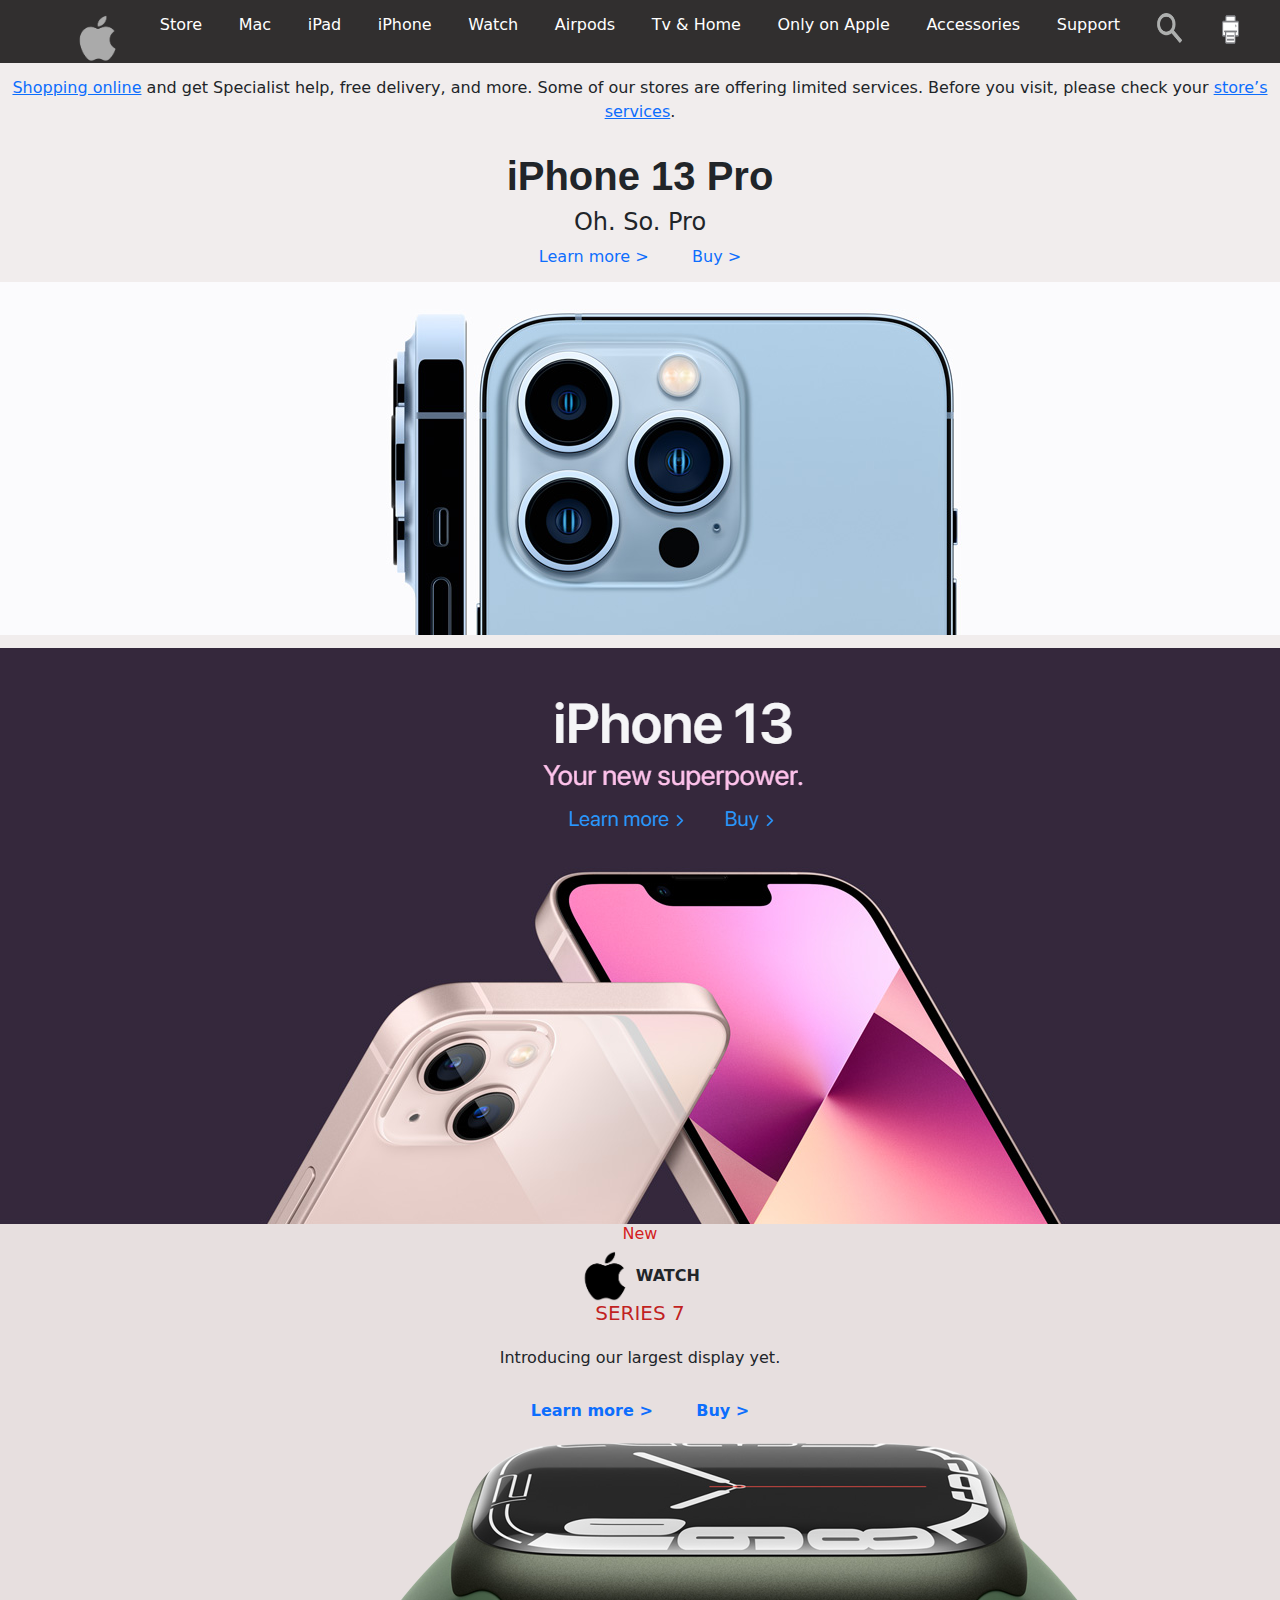
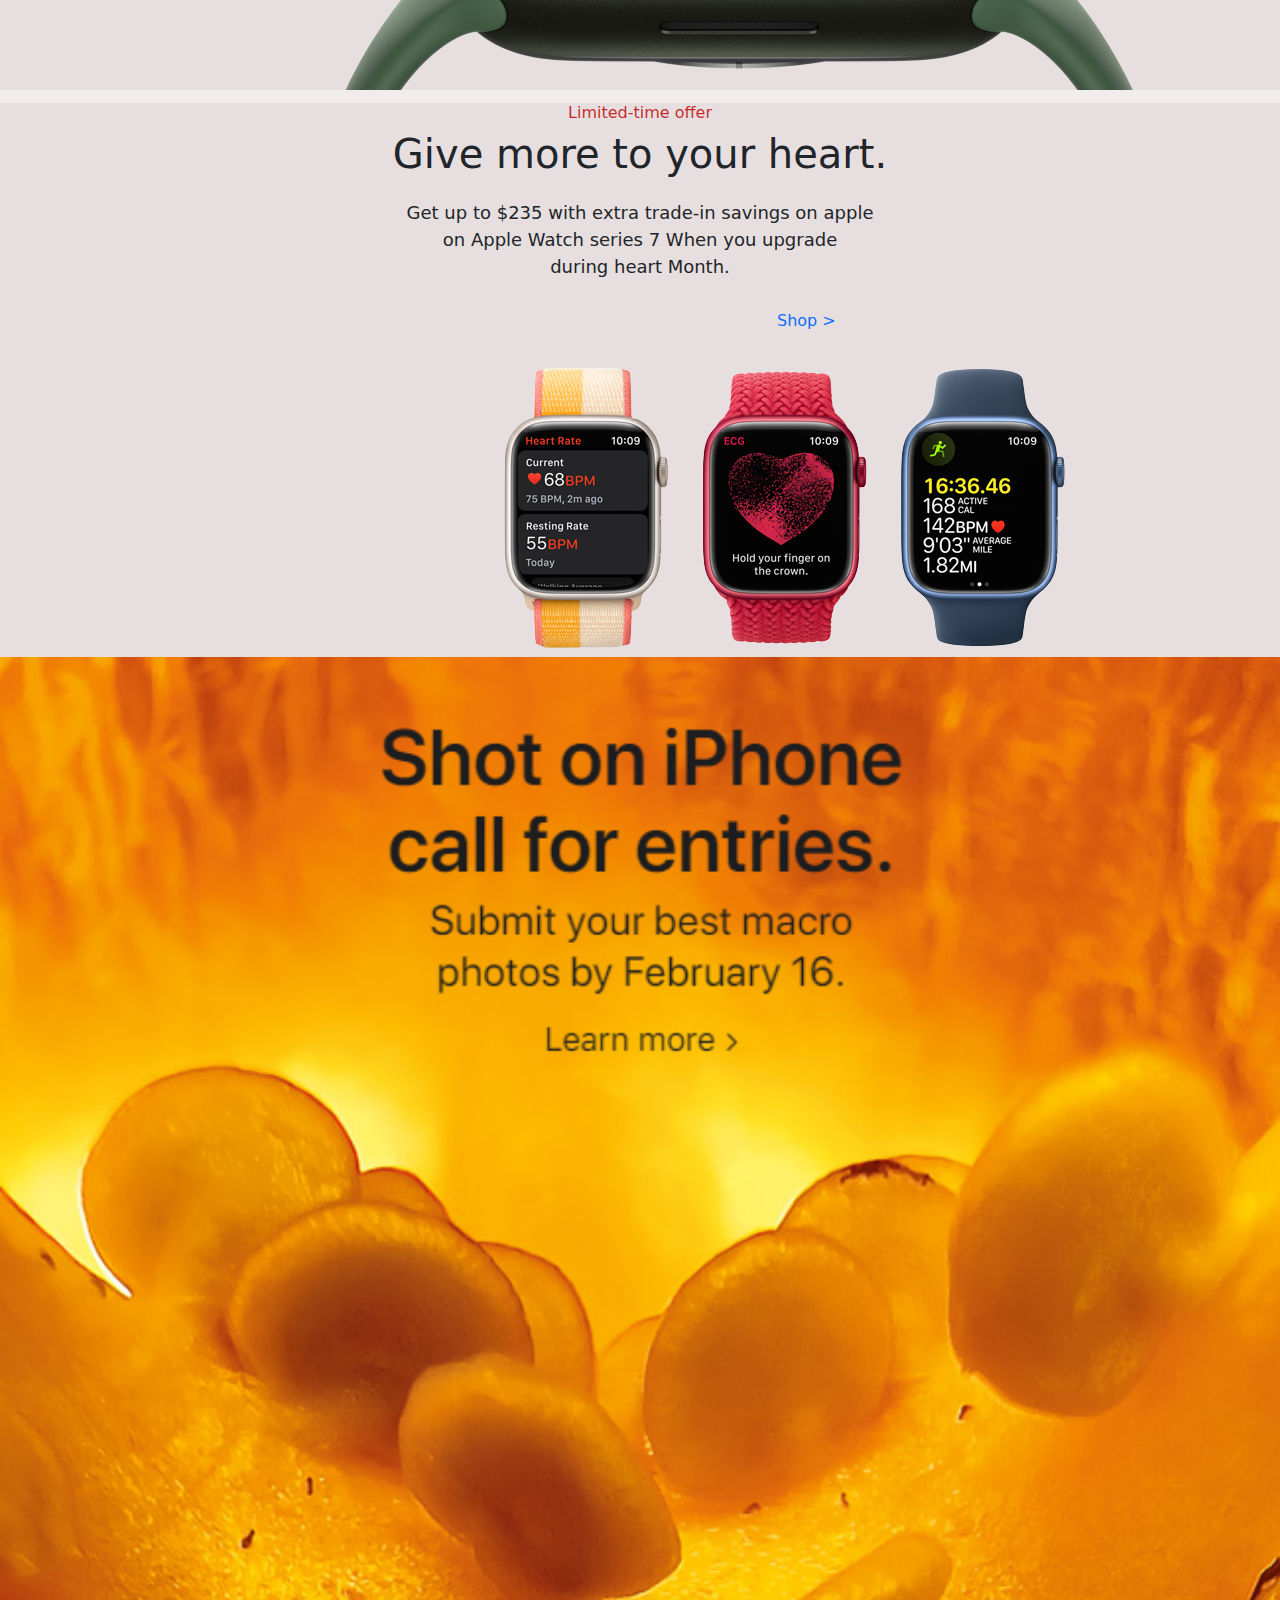
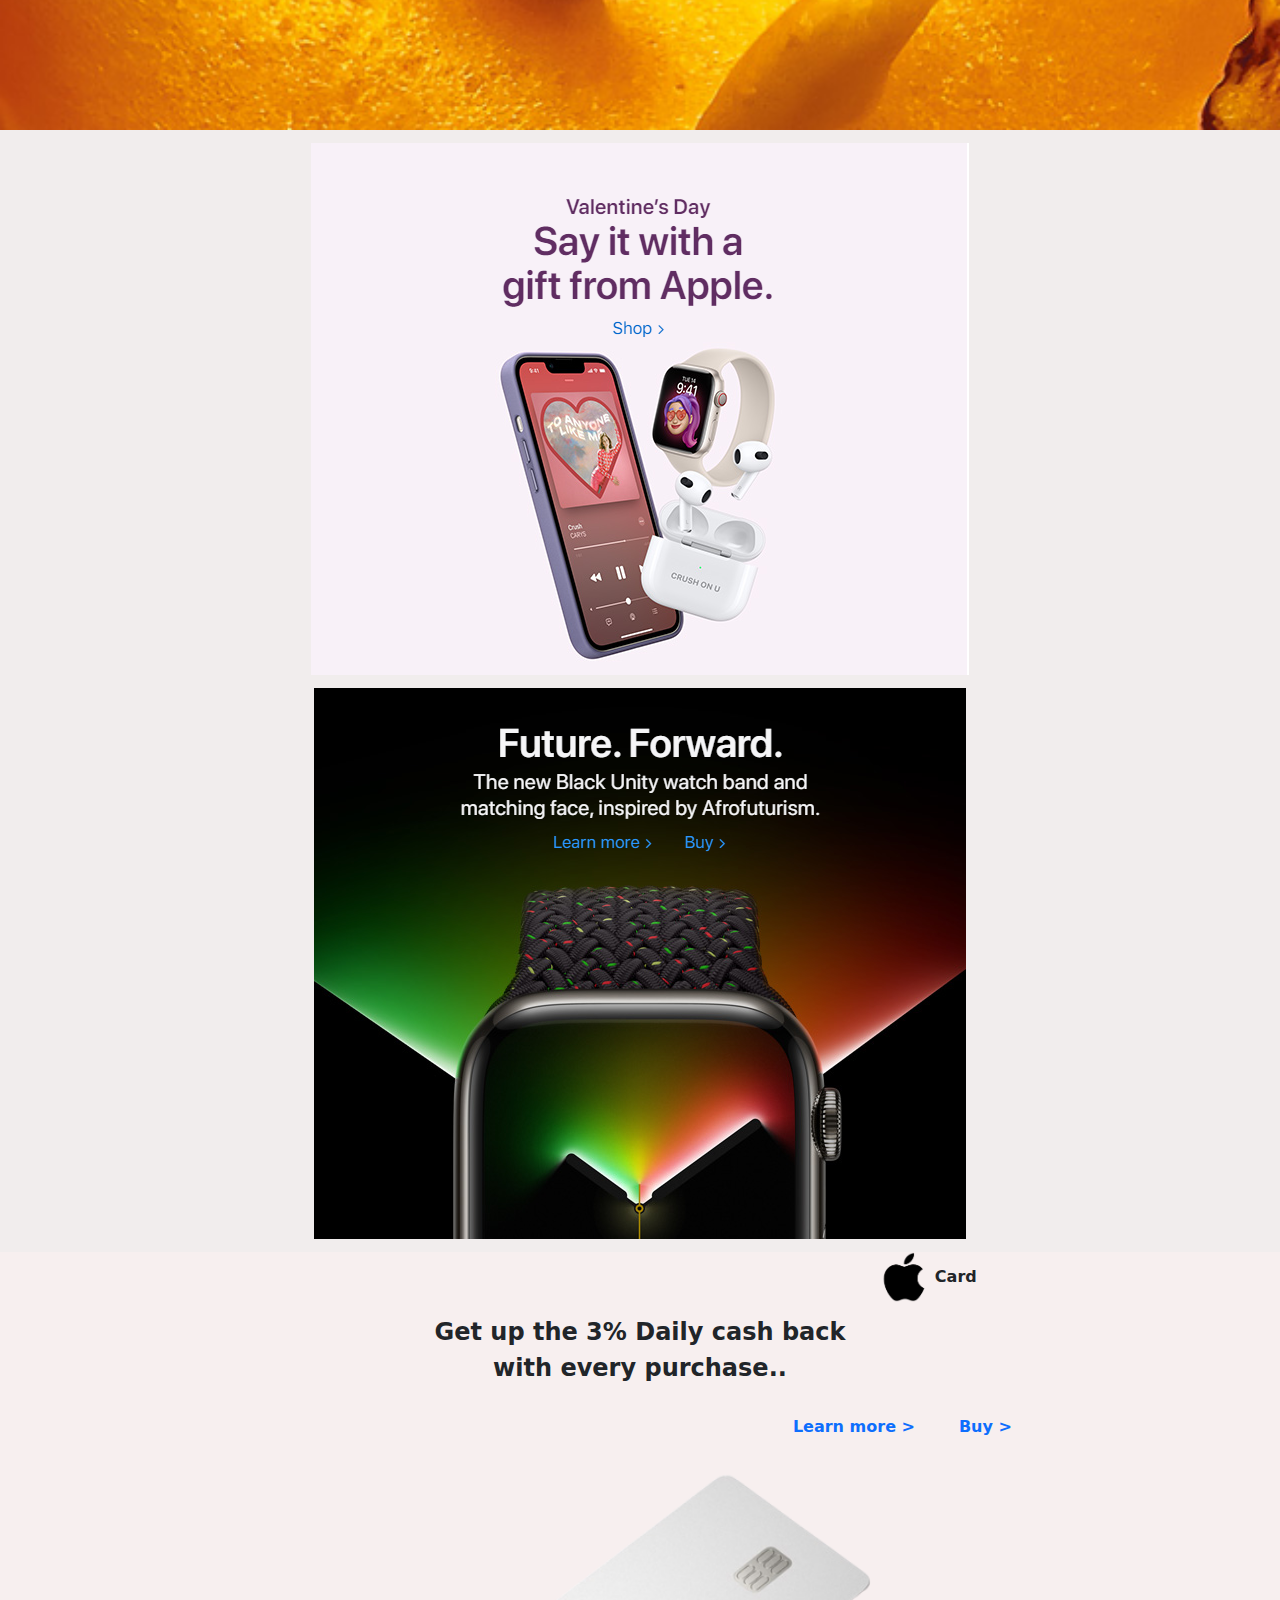
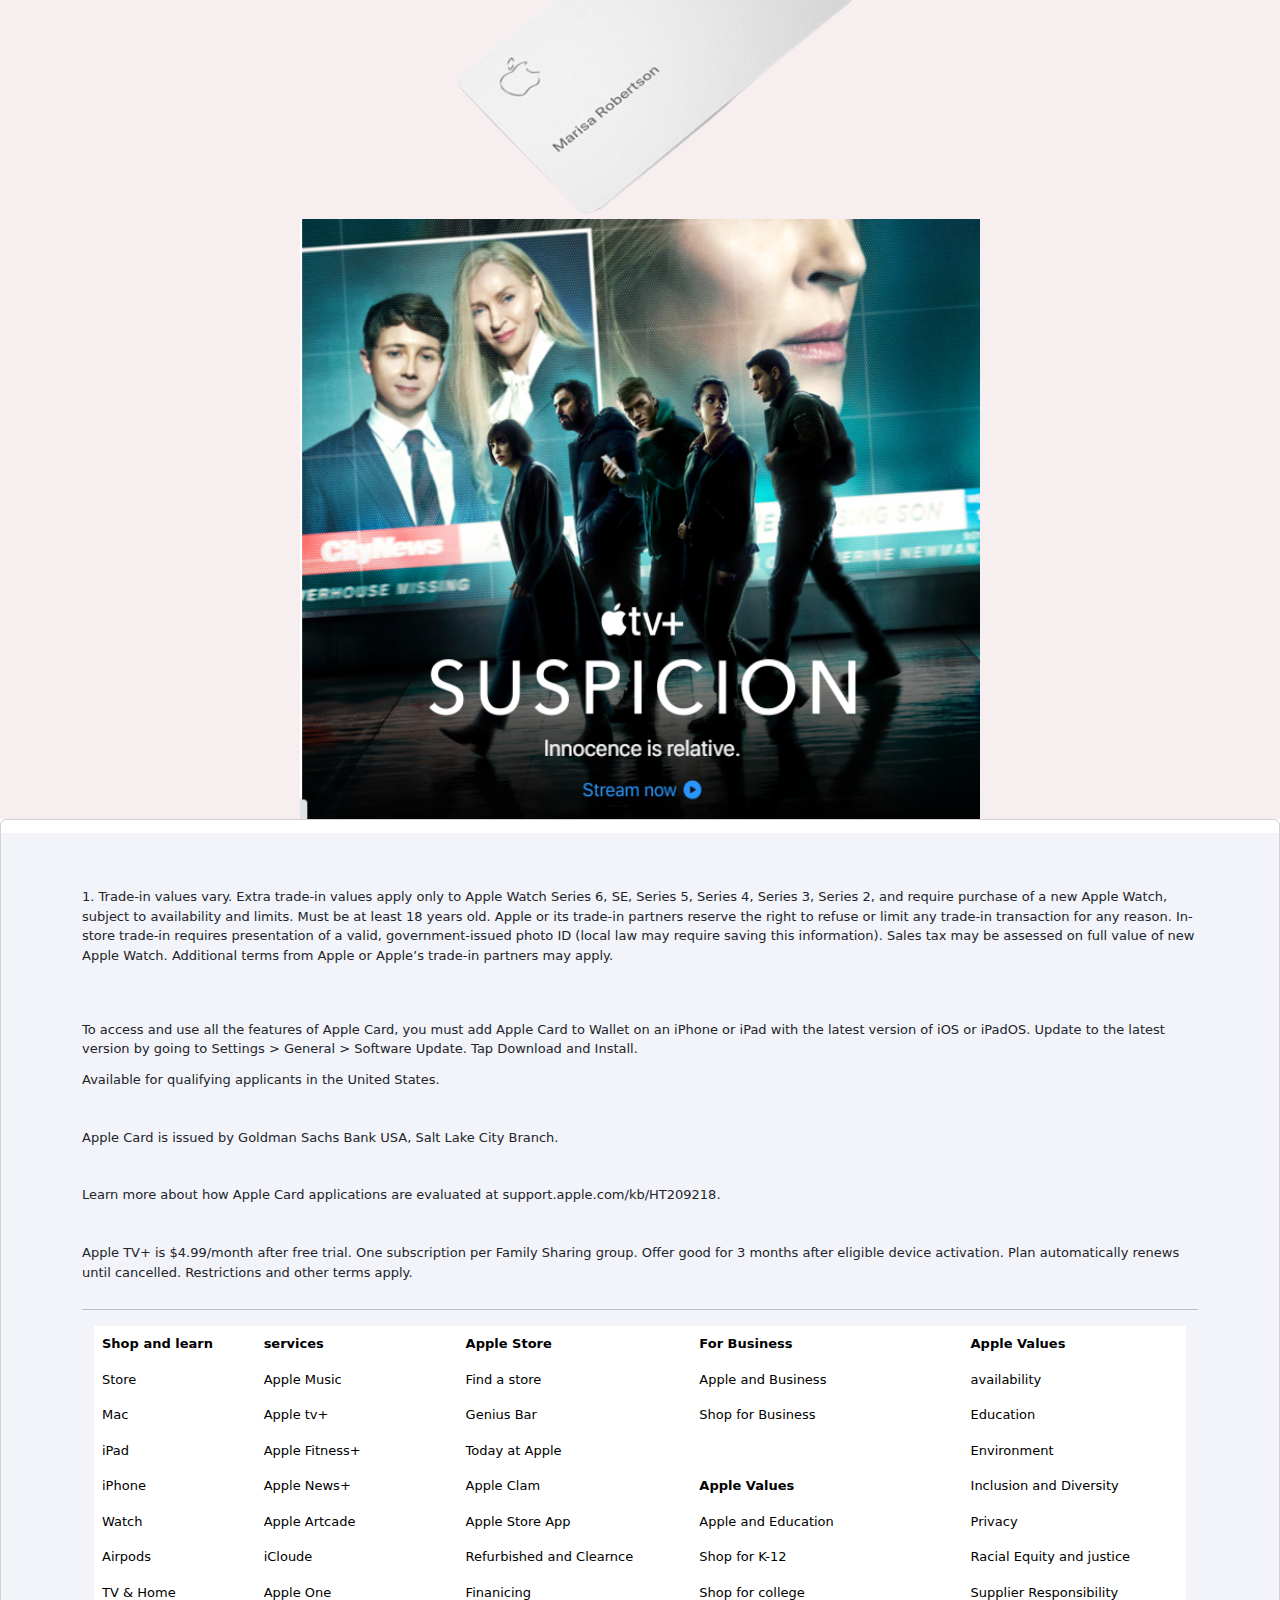
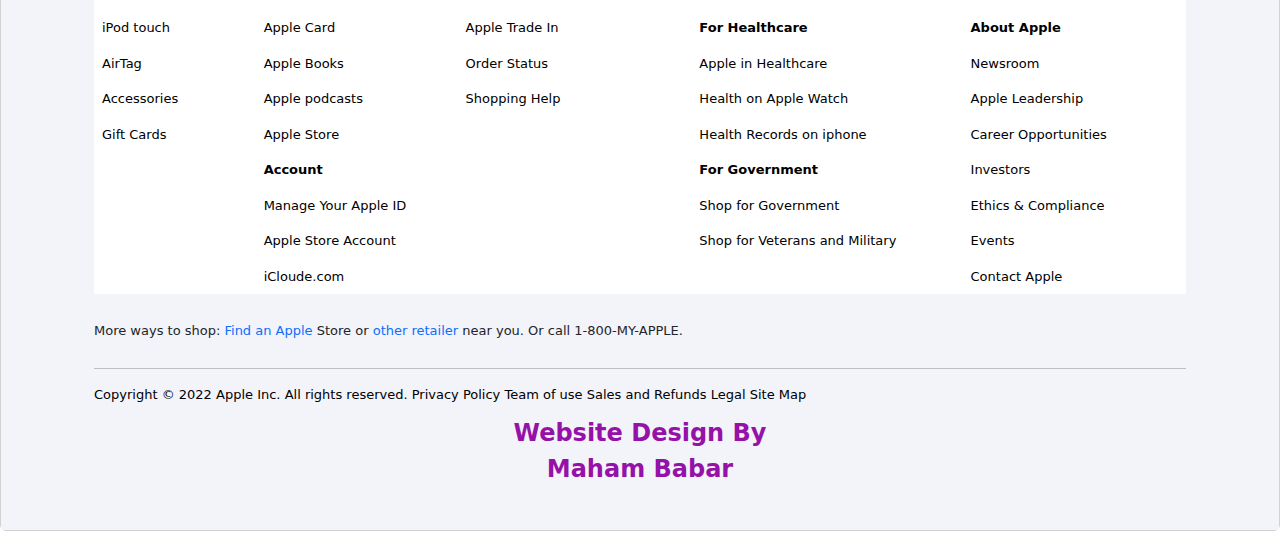
<file: index.html>
<!DOCTYPE html>
<html lang="en">
<head>
    <meta charset="UTF-8">
    <meta http-equiv="X-UA-Compatible" content="IE=edge">
    <meta name="viewport" content="width=device-width, initial-scale=1.0">
    <link href="https://cdn.jsdelivr.net/npm/bootstrap@5.1.3/dist/css/bootstrap.min.css" rel="stylesheet">
    <script src="https://cdn.jsdelivr.net/npm/bootstrap@5.1.3/dist/js/bootstrap.bundle.min.js"></script>
    <link rel="stylesheet" href="style.css">
    <title>apple</title>
</head>
<body>
    <nav>
        <div  class="d-flex justify-content-evenly">
          <div class="hover"></div>
            <img src="./images/apple logo.png" width="50px" alt="">
            <a style="color: white; text-decoration: none;" href="">Store</a>
            <a style="color: white; text-decoration: none;" href="">Mac</a>
            <a style="color: white; text-decoration: none;" href="">iPad</a>
            <a style="color: white; text-decoration: none;" href="">iPhone</a>
            <a style="color: white; text-decoration: none;" href="">Watch</a>
            <a style="color: white; text-decoration: none;" href="">Airpods</a>
            <a style="color: white; text-decoration: none;" href="">Tv & Home</a>
            <a style="color: white;text-decoration: none;" href="">Only on Apple</a>
            <a style="color: white;text-decoration: none;" href="">Accessories</a>
            <a style="color: white;text-decoration:none;" href="">Support</a> 
            <img src="./images/search icon.png"width="25px" height="30px"><img src="./images/print icon.png"width="25px" height="33px" alt="">
        </div>
    </nav>
    <div style="text-align: center;background-color:rgb(241, 237, 237)">
        <div class="responsive">
        <p><a href="">Shopping online</a> and get Specialist help, free delivery, and more. Some of our stores are offering limited services. Before you visit, please check your <a href="">store’s services</a>.</p>
        </div>
            <h1 style="text-align: center;font-family:Arial, Helvetica, sans-serif;"><b>iPhone 13 Pro</b></h1>
            <h4 style="text-align: center;">Oh. So. Pro</h4> 
            <a style="text-align: center;text-decoration: none;" href="">Learn more ></a> <a style="padding-left: 3%;text-decoration: none;" href="">Buy ></a>
            <img style="margin-top: 1%;" src="./images/mobile pic.png" alt="">
            <img style="margin-top: 1%;" src="./images/mobile iphone.png" alt="">
            <div style="background-color: rgb(231, 223, 223);">
                <h5 style="color: rgba(209, 9, 9, 0.911);text-align: center;font-size: medium;font-weight: 500;">New</h5>
                <img style="text-align: center;" src="./images/apple logo black.png"alt="" width="50px" ><b> WATCH</b>
                <h5 style="color: rgba(190, 14, 14, 0.925);text-align: center;">SERIES 7</h5>
                <p style="text-align: center;">Introducing our largest display yet.</p>
                <a style="text-align: center; text-decoration: none;" href=""><b>Learn more ></b></a> <a style="padding-left: 3%;text-decoration: none;" href=""><b>Buy ></b></a>
                <img style="margin-left: 15%; margin-top: 1%;" src="./images/watch_-removebg-preview.png" alt="">
            </div>
            <div style="background-color:rgb(231, 223, 223); margin-top: 1%;">
                <h5 style="color: rgba(194, 12, 12, 0.877);text-align: center;font-size: medium;">Limited-time offer</h5>
                <h1 style="text-align: center;">Give more to your heart.</h1>
                <p style="text-align: center;font-size: large;font-weight: 500;">Get up to $235 with extra trade-in savings on apple <br>on Apple Watch series 7 When you upgrade <br>during heart Month.</p>
                <a style="text-align: center;padding-left: 26%;text-decoration: none;" href="">Shop ></a>
                <img style="margin-left: 22%;" src="./images/3 watch.png"  alt=""><img src="./images/iphone mango.png"width="100%" alt="">
            </div>
            <div>
                <img style="margin-top: 1%;" src="./images/mobile img.png" alt=""><img style="margin-top: 1%;" src="./images/future mobile.png" alt="">
            </div>
            <div style="background-color: rgb(247, 239, 239); margin-top: 1%;">
                <img style="margin-left: 45%;" src="./images/apple logo black.png"alt="" width="50px" ><b> Card</b>
                <p style="text-align: center;font-size: x-large;"><b>Get up the 3% Daily cash back  <br>with every purchase..</p>
                <a style="text-align: center;padding-left: 41%; text-decoration: none;" href="">Learn more ></a> <a style="padding-left: 3%;text-decoration: none;" href=""> Buy ></a>
            <img style="display: inline-flex;" src="./images/card_iphone-removebg-preview.png"width="650px"height="380px" alt=""> <img style="display: inline;" src="./images/tv.png"width="680"height="600px" alt="">
            </div>
            </div style="background-color:black;"margin-top="2%">
            <div class="card mb-3">
                <div class="card-body">
                    <div class="container">
                  <p style="font-size: small;" class="card-text"><blockquote>1. Trade-in values vary. Extra trade-in values apply only to Apple Watch Series 6, SE, Series 5, Series 4, Series 3, Series 2, and require purchase of a new Apple Watch, subject to availability and limits. Must be at least 18 years old. Apple or its trade-in partners reserve the right to refuse or limit any trade-in transaction for any reason. In-store trade-in requires presentation of a valid, government-issued photo ID (local law may require saving this information). Sales tax may be assessed on full value of new Apple Watch. Additional terms from Apple or Apple’s trade-in partners may apply.</blockquote></p>To access and use all the features of Apple Card, you must add Apple Card to Wallet on an iPhone or iPad with the latest version of iOS or iPadOS. Update to the latest version by going to Settings > General > Software Update. Tap Download and Install.<p>Available for qualifying applicants in the United States.</p> <p>Apple Card is issued by Goldman Sachs Bank USA, Salt Lake City Branch.</p><p>Learn more about how Apple Card applications are evaluated at support.apple.com/kb/HT209218.</p><p>Apple TV+ is $4.99/month after free trial. One subscription per Family Sharing group. Offer good for 3 months after eligible device activation. Plan automatically renews until cancelled. Restrictions and other terms apply.</p>
                <hr>
                <div class="container mt-6"class="hover">           
                    <table class="table table-borderless">
                      <thead>
                        <tr>
                          <th>Shop and learn</th>
                          <th>services</th>
                          <th>Apple Store</th>
                          <th>For Business</th>
                          <th>Apple Values</th>
                        </tr>
                      </thead>
                      <tbody>
                        <tr>
                          <td><a style="color: black;text-decoration: none;" href="">Store</a></td>
                          <td><a style="color: black;text-decoration: none;" href="">Apple Music</td>
                          <td><a style="color: black;text-decoration: none;" href="">Find a store</td>
                          <td><a style="color: black;text-decoration: none;" href="">Apple and Business</td>
                          <td><a style="color: black;text-decoration: none;" href="">availability</td>
                        </tr>
                        <tr>
                          <td><a style="color: black;text-decoration: none;" href="">Mac</td>
                          <td><a style="color: black;text-decoration: none;" href="">Apple tv+</td>
                          <td><a style="color: black;text-decoration: none;" href="">Genius Bar</td>
                          <td><a style="color: black;text-decoration: none;" href="">Shop for Business</td>
                          <td><a style="color: black;text-decoration: none;" href="">Education</td>
                        </tr>
                        <tr>
                          <td><a style="color: black;text-decoration: none;" href="">iPad</td>
                          <td><a style="color: black;text-decoration: none;" href="">Apple Fitness+</td>
                          <td><a style="color: black;text-decoration: none;" href="">Today at Apple</td>
                          <td></td>
                          <td><a style="color: black;text-decoration: none;" href="">Environment</td>
                        </tr>
                        <tr>
                            <td><a style="color: black;text-decoration: none;" href="">iPhone</td>
                            <td><a style="color: black;text-decoration: none;" href="">Apple News+</td>
                            <td><a style="color: black;text-decoration: none;" href="">Apple Clam</td>
                                <th><a style="color: black;text-decoration: none;" href=""></a> Apple Values</th>
                            <td><a style="color: black;text-decoration: none;" href="">Inclusion and Diversity</td>
                          </tr>
                          <tr>
                            <td><a style="color: black;text-decoration: none;" href="">Watch</td>
                            <td><a style="color: black;text-decoration: none;" href="">Apple Artcade</td>
                            <td><a style="color: black;text-decoration: none;" href="">Apple Store App</td>
                            <td><a style="color: black;text-decoration: none;" href="">Apple and Education</td>
                            <td><a style="color: black;text-decoration: none;" href="">Privacy</td>
                          </tr>
                          <tr>
                            <td><a style="color: black;text-decoration: none;" href="">Airpods</td>
                            <td><a style="color: black;text-decoration: none;" href="">iCloude</td>
                            <td><a style="color: black;text-decoration: none;" href="">Refurbished and Clearnce</td>
                            <td><a style="color: black;text-decoration: none;" href="">Shop for K-12</td>
                            <td><a style="color: black;text-decoration: none;" href="">Racial Equity and justice</td>
                          </tr>
                          <tr>
                            <td><a style="color: black;text-decoration: none;" href="">TV & Home</td>
                            <td><a style="color: black;text-decoration: none;" href="">Apple One</td>
                            <td><a style="color: black;text-decoration: none;" href="">Finanicing</td>
                            <td><a style="color: black;text-decoration: none;" href="">Shop for college</td>
                            <td><a style="color: black;text-decoration: none;" href="">Supplier Responsibility</td>
                          </tr>
                          <tr>
                            <td><a style="color: black;text-decoration: none;" href="">iPod touch</td>
                            <td><a style="color: black;text-decoration: none;" href="">Apple Card</td>
                            <td><a style="color: black;text-decoration: none;" href="">Apple Trade In</td>
                                <th><a style="color: black;text-decoration: none;" href="">For Healthcare</th>
                                <th><a style="color: black;text-decoration: none;" href="">About Apple</th>
                          </tr>
                          <tr>
                            <td><a style="color: black;text-decoration: none;" href="">AirTag</td>
                            <td><a style="color: black;text-decoration: none;" href="">Apple Books</td>
                            <td><a style="color: black;text-decoration: none;" href="">Order Status</td>
                            <td><a style="color: black;text-decoration: none;" href="">Apple in Healthcare</td>
                            <td><a style="color: black;text-decoration: none;" href="">Newsroom</td>
                          </tr>
                          <tr>
                            <td><a style="color: black;text-decoration: none;" href="">Accessories</td>
                            <td><a style="color: black;text-decoration: none;" href="">Apple podcasts</td>
                            <td><a style="color: black;text-decoration: none;" href="">Shopping Help</td>
                            <td><a style="color: black;text-decoration: none;" href="">Health on Apple Watch</td>
                            <td><a style="color: black;text-decoration: none;" href="">Apple Leadership</td>
                          </tr>
                          <tr>
                            <td><a style="color: black;text-decoration: none;" href="">Gift Cards</td>
                            <td><a style="color: black;text-decoration: none;" href="">Apple Store</td>
                            <td><a style="color: black;text-decoration: none;" href=""></td>
                            <td><a style="color: black;text-decoration: none;" href="">Health Records on iphone</td>
                            <td><a style="color: black;text-decoration: none;" href="">Career Opportunities</td>
                          </tr>
                          <tr>
                            <td><a style="color: black;text-decoration: none;" href=""></td>
                            <th><a style="color: black;text-decoration: none;" href="">Account</th>
                            <td><a style="color: black;text-decoration: none;" href=""></td>
                                <th><a style="color: black;text-decoration: none;" href="">For Government</th>
                                <td><a style="color: black;text-decoration: none;" href="">Investors</td>
                          </tr>
                          <tr>
                            <td><a style="color: black;text-decoration: none;" href=""></td>
                            <td><a style="color: black;text-decoration: none;" href="">Manage Your Apple ID</td>
                            <td><a style="color: black;text-decoration: none;" href=""></td>
                            <td><a style="color: black;text-decoration: none;" href="">Shop for Government</td>
                            <td><a style="color: black;text-decoration: none;" href="">Ethics & Compliance</td>
                          </tr>
                          <tr>
                            <td><a style="color: black;text-decoration: none;" href=""></td>
                            <td><a style="color: black;text-decoration: none;" href="">Apple Store Account</td>
                            <td><a style="color: black;text-decoration: none;" href=""></td>
                            <td><a style="color: black;text-decoration: none;" href="">Shop for Veterans and Military</td>
                            <td><a style="color: black;text-decoration: none;" href="">Events</td>
                          </tr>
                          <tr>
                            <td><a style="color: black;text-decoration: none;" href=""></td>
                            <td><a style="color: black;text-decoration: none;" href="">iCloude.com</td>
                            <td><a style="color: black;text-decoration: none;" href=""></td>
                            <td><a style="color: black;text-decoration: none;" href=""></td>
                            <td><a style="color: black;text-decoration: none;" href="">Contact Apple</td>
                          </tr>
                      </tbody>
                    </table>
                    <p>More ways to shop: <a style="text-decoration: none;" href="">Find an Apple</a> Store or <a style="text-decoration: none;" href=""> other retailer</a> near you. Or call 1-800-MY-APPLE.</p>
                    <hr>
                    <tr>
                        <td><a style="color: black;text-decoration: none;" href="">Copyright © 2022 Apple Inc. All rights reserved.</td>
                        <td><a style="color: black;text-decoration: none;" href="">Privacy Policy</td>
                        <td><a style="color: black;text-decoration: none;" href="">Team of use</td>
                        <td><a style="color: black;text-decoration: none;" href="">Sales and Refunds</td>
                        <td><a style="color: black;text-decoration: none;" href="">Legal</td>
                            <td><a style="color: black;text-decoration: none;" href="">Site Map</td>
                      </tr>
                  </div>
                  <p style="text-align: center;color: rgb(149, 17, 167);font-size: x-large;font-weight: 600;"><b>Website Design By <br>Maham Babar</b></p>
                </div>
              </div>
</body>
</html>
</file>
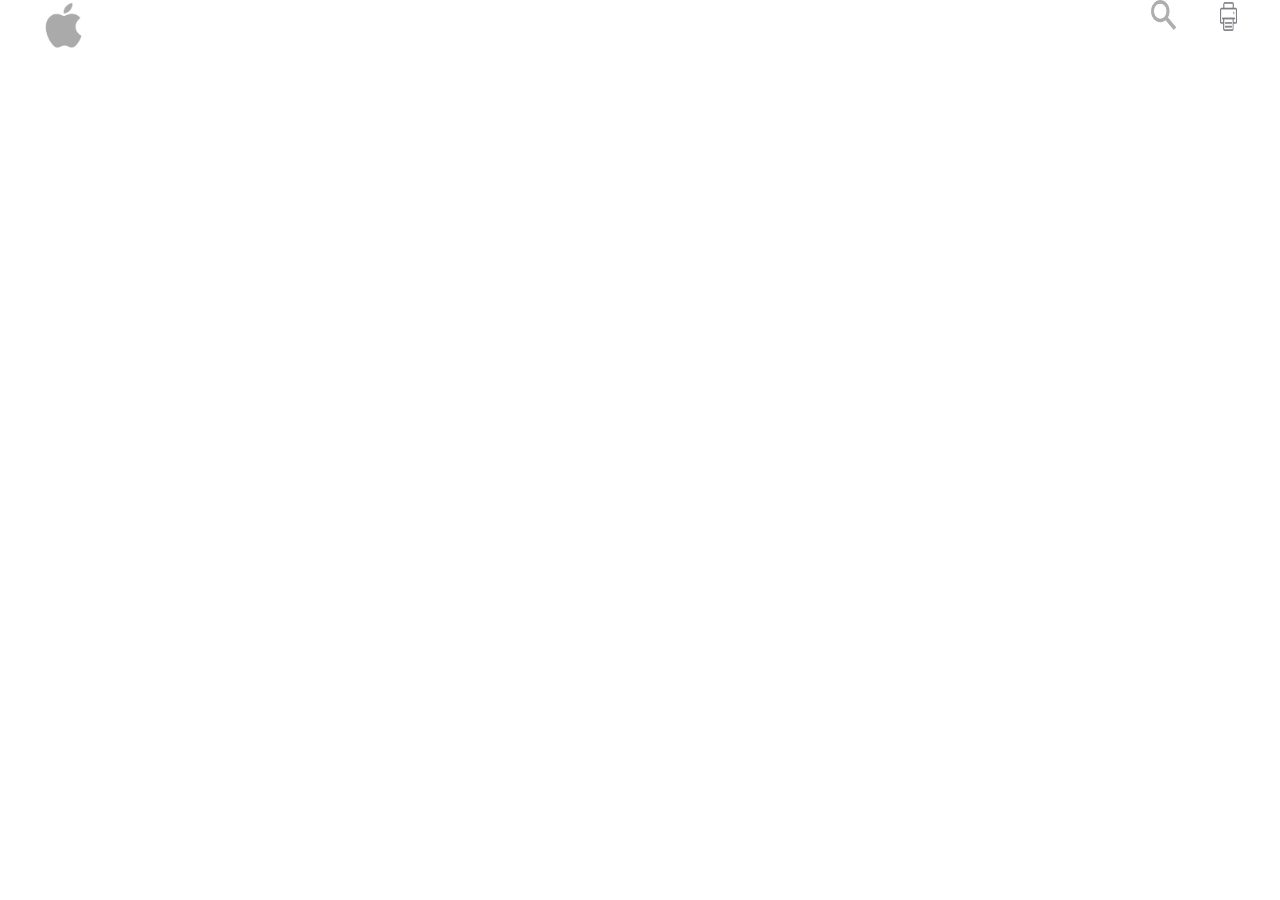
<file: store.html>
<!DOCTYPE html>
<html lang="en">
<head>
  <meta charset="UTF-8">
  <meta http-equiv="X-UA-Compatible" content="IE=edge">
  <meta name="viewport" content="width=device-width, initial-scale=1.0">
  <link href="https://cdn.jsdelivr.net/npm/bootstrap@5.1.3/dist/css/bootstrap.min.css" rel="stylesheet">
  <script src="https://cdn.jsdelivr.net/npm/bootstrap@5.1.3/dist/js/bootstrap.bundle.min.js"></script>
 <link rel="stylesheet" href="style.css store">
  <title>Document</title>
</head>
<body>
  <nav>
    <div  class="d-flex justify-content-evenly">
        <img src="./images/apple logo.png" width="50px" alt="">
        <a style="color: white; text-decoration: none;" href="">Store</a>
        <a style="color: white; text-decoration: none;" href="">Mac</a>
        <a style="color: white; text-decoration: none;" href="">iPad</a>
        <a style="color: white; text-decoration: none;" href="">iPhone</a>
        <a style="color: white; text-decoration: none;" href="">Watch</a>
        <a style="color: white; text-decoration: none;" href="">Airpods</a>
        <a style="color: white; text-decoration: none;" href="">Tv & Home</a>
        <a style="color: white;text-decoration: none;" href="">Only on Apple</a>
        <a style="color: white;text-decoration: none;" href="">Accessories</a>
        <a style="color: white;text-decoration:none;" href="">Support</a> 
        <img src="./images/search icon.png"width="25px" height="30px"><img src="./images/print icon.png"width="25px" height="33px" alt="">
    </div>
</nav>
</body>
</html>
</file>
<file: style.css>
nav{
    background-color: rgb(49, 47, 47);
    padding-top: 1%;
}
p{
    padding-top: 1%;
    padding-bottom: 1%;
}
.card-body{
    background-color: rgb(243, 243, 250);
    margin-top: 1%;
    font-weight: 80;
    font-size:small;
}
a.hover{
    text-decoration: dashed;
}
</file>
